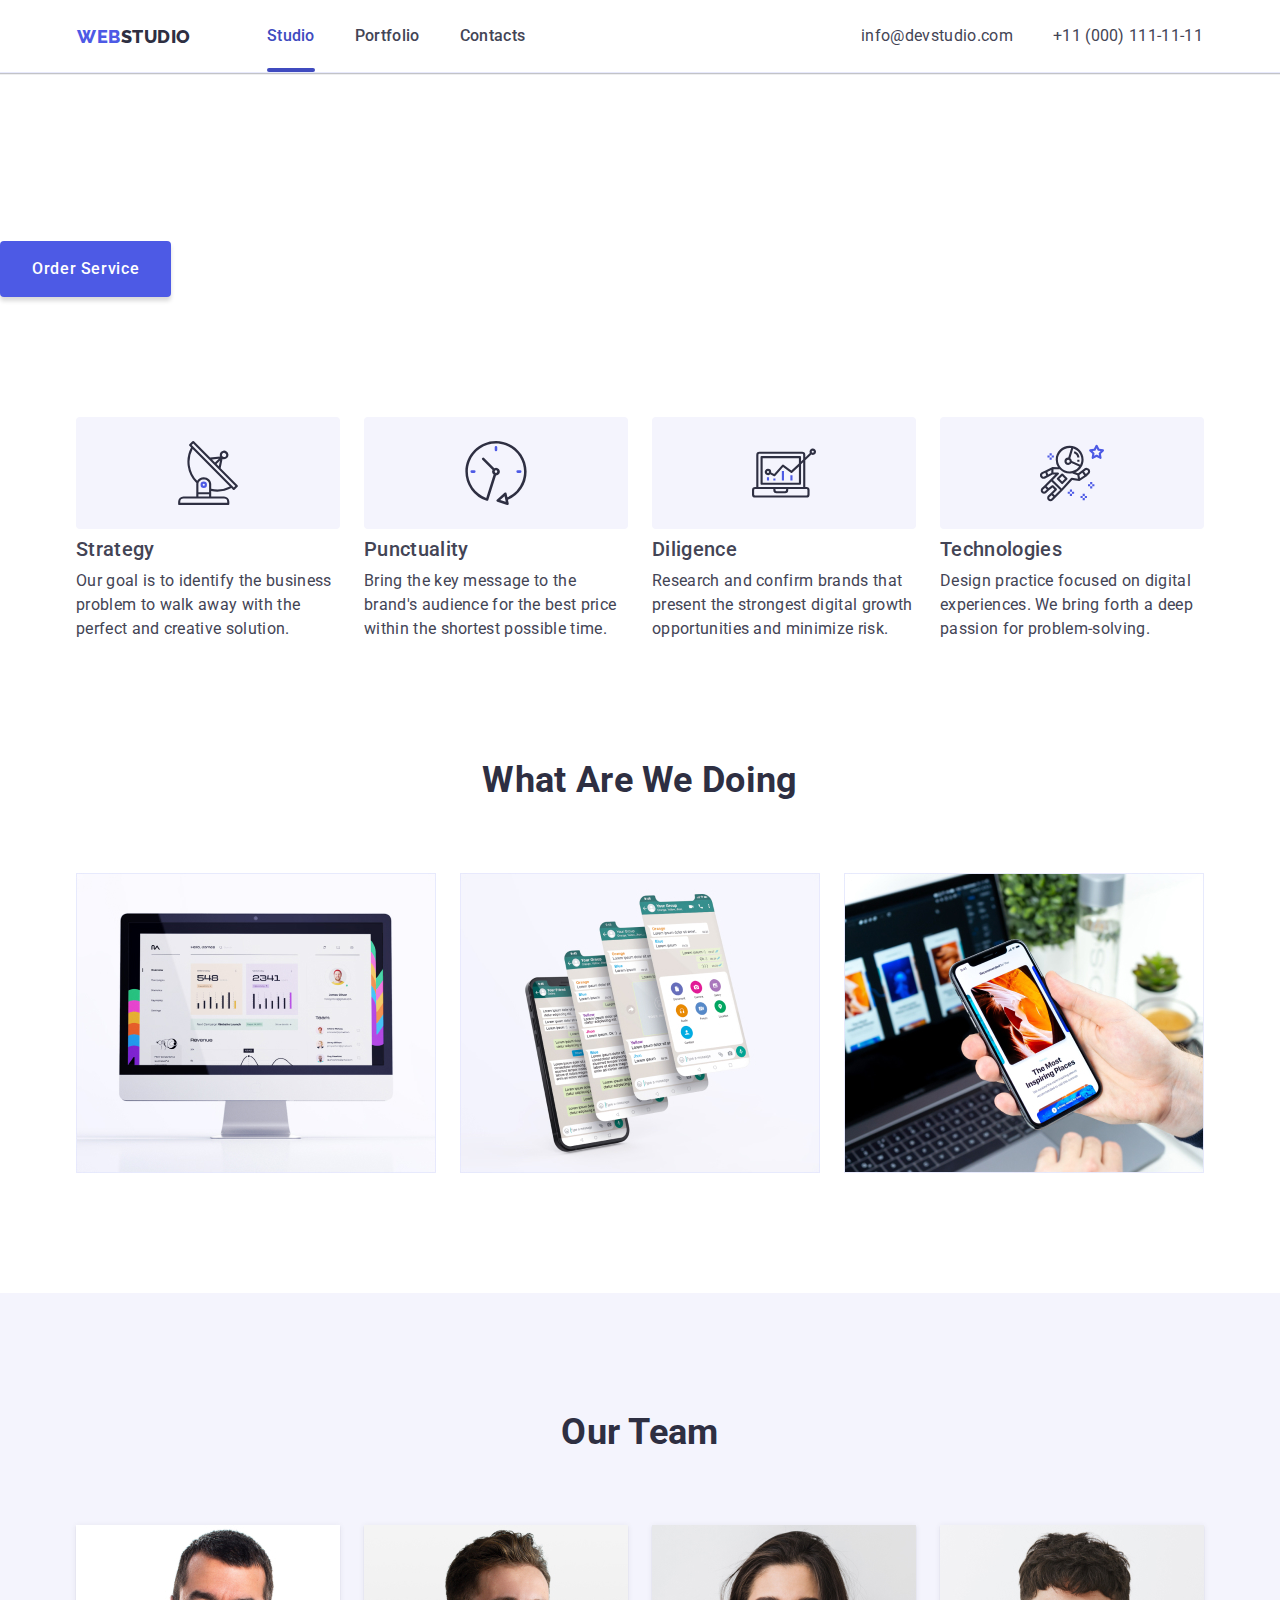
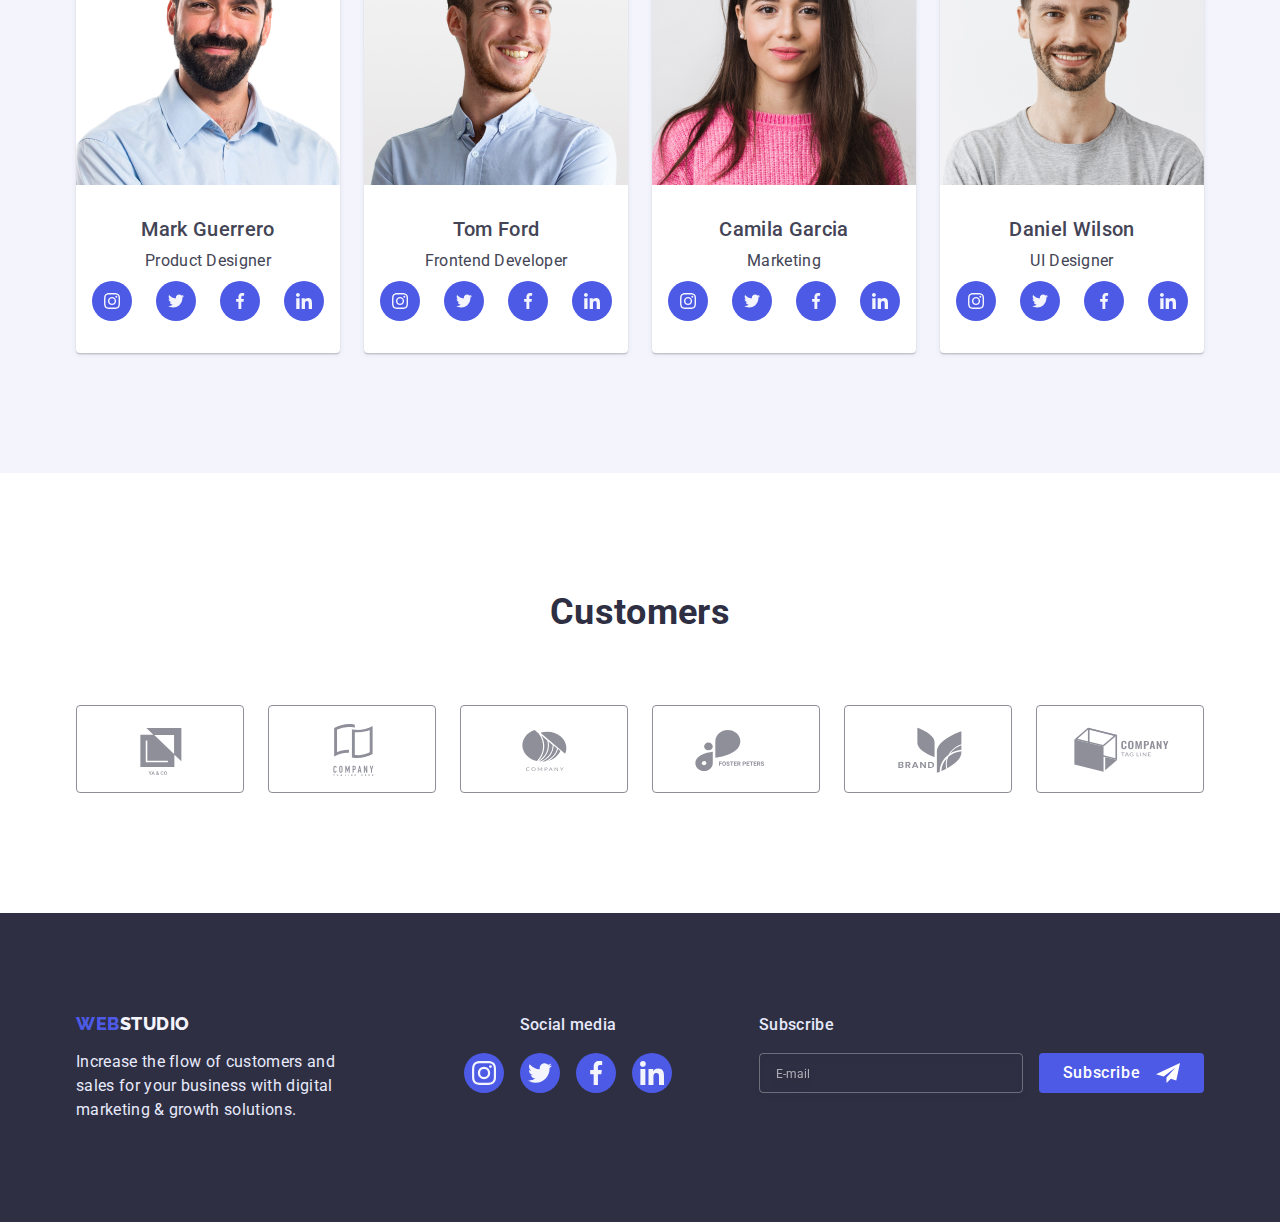
<file: index.html>
<!DOCTYPE html>
<html lang="en">
  <head>
    <meta charset="UTF-8" />
    <meta http-equiv="X-UA-Compatible" content="IE=edge" />
    <meta name="viewport" content="width=device-width, initial-scale=1.0" />
    <link
      rel="stylesheet"
      href="https://cdnjs.cloudflare.com/ajax/libs/modern-normalize/1.1.0/modern-normalize.min.css"
    />
    <link rel="preconnect" href="https://fonts.googleapis.com" />
    <link rel="preconnect" href="https://fonts.gstatic.com" crossorigin />
    <link
      href="https://fonts.googleapis.com/css2?family=Raleway:wght@800&family=Roboto:wght@400;500;700;900&display=swap"
      rel="stylesheet"
    />
    <link rel="stylesheet" href="./css/styles.css" />

    <title>WebStudio</title>
  </head>
  <body>
    <!-- Header -->
    <header class="header">
      <div class="header-container flexible">
        <nav class="navigation">
          <a href="./index.html" class="logo"
            ><span class="accent">Web</span>Studio</a
          >
          <ul class="navigation-list wide">
            <li class="list-item">
              <a href="./index.html" class="navigation-ref current">Studio</a>
            </li>
            <li class="list-item">
              <a href="./portfolio.html" class="navigation-ref">Portfolio</a>
            </li>
            <li class="list-item">
              <a href="" class="navigation-ref">Contacts</a>
            </li>
          </ul>
        </nav>
        <address class="contacts wide">
          <ul class="contacts-list">
            <li class="list-item">
              <a href="mailto:info@devstudio.com" class="navigation-ref"
                >info@devstudio.com</a
              >
            </li>
            <li class="list-item">
              <a href="tel:+110001111111" class="navigation-ref"
                >+11 (000) 111-11-11</a
              >
            </li>
          </ul>
        </address>
        <!--MOBILE MENU-->
        <button class="mobile-menu-button-open" type="button" data-mobile-open>
          <svg class="mobile-menu-icon" width="32" height="22">
            <use
              class="mobile-icon"
              href="./images/icons.svg#icon-mobile-open"
            ></use>
          </svg>
        </button>
        <div class="mobile-menu is-hidden" data-mobile>
          <button
            class="mobile-menu-button-close"
            type="button"
            data-mobile-close
          >
            <svg class="mobile-menu-icon" width="8" height="8">
              <use
                class="mobile-icon"
                href="./images/icons.svg#icon-close-black"
              ></use>
            </svg>
          </button>
          <nav class="navigation-menu">
            <ul class="navigation-list">
              <li class="navigation-item">
                <a href="./index.html" class="navigation-ref-menu">Studio</a>
              </li>
              <li class="navigation-item">
                <a href="./portfolio.html" class="navigation-ref-menu"
                  >Portfolio</a
                >
              </li>
              <li class="navigation-item">
                <a href="" class="navigation-ref-menu current">Contacts</a>
              </li>
            </ul>
          </nav>
          <div class="mobile-menu-contacts">
            <address class="contacts-menu">
              <ul class="contacts-list">
                <li class="phone">
                  <a href="tel:+110001111111" class="navigation-ref-menu"
                    >+11 (000) 111-11-11</a
                  >
                </li>
                <li class="mail">
                  <a
                    href="mailto:info@devstudio.com"
                    class="navigation-ref-menu"
                    >info@devstudio.com</a
                  >
                </li>
              </ul>
            </address>
            <ul class="social-list">
              <li class="social-item">
                <a href="" class="icon-container">
                  <svg class="social-icon">
                    <use href="./images/icons.svg#icon-instagram"></use>
                  </svg>
                </a>
              </li>
              <li class="social-item">
                <a href="" class="icon-container">
                  <svg class="social-icon">
                    <use href="./images/icons.svg#icon-twitter"></use>
                  </svg>
                </a>
              </li>
              <li class="social-item">
                <a href="" class="icon-container">
                  <svg class="social-icon">
                    <use href="./images/icons.svg#icon-facebook"></use>
                  </svg>
                </a>
              </li>
              <li class="social-item">
                <a href="" class="icon-container">
                  <svg class="social-icon" width="24" height="24">
                    <use href="./images/icons.svg#icon-linkedin"></use>
                  </svg>
                </a>
              </li>
            </ul>
          </div>
        </div>
      </div>
    </header>

    <main>
      <!-- Hero Section -->
      <section class="hero">
        <h1 class="hero-title">Effective Solutions for Your Business</h1>
        <button type="button" class="button button-hero" data-modal-open>
          Order Service
        </button>
      </section>
      <!--Advantages-->
      <section class="section advantages">
        <div class="container">
          <h2 class="visually-hidden">Advantages</h2>
          <ul class="advantages-list">
            <li class="advantages-list-item">
              <div class="advantages-icon-container">
                <svg class="advantages-icon" width="64px" height="64px">
                  <use href="./images/icons.svg#icon-antenna"></use>
                </svg>
              </div>
              <h3 class="secondary-title">Strategy</h3>
              <p>
                Our goal is to identify the business problem to walk away with
                the perfect and creative solution.
              </p>
            </li>
            <li class="advantages-list-item">
              <div class="advantages-icon-container">
                <svg class="advantages-icon" width="64px" height="64px">
                  <use href="./images/icons.svg#icon-clock"></use>
                </svg>
              </div>
              <h3 class="secondary-title">Punctuality</h3>
              <p>
                Bring the key message to the brand's audience for the best price
                within the shortest possible time.
              </p>
            </li>
            <li class="advantages-list-item">
              <div class="advantages-icon-container">
                <svg class="advantages-icon" width="64px" height="64px">
                  <use href="./images/icons.svg#icon-diagram"></use>
                </svg>
              </div>
              <h3 class="secondary-title">Diligence</h3>
              <p>
                Research and confirm brands that present the strongest digital
                growth opportunities and minimize risk.
              </p>
            </li>
            <li class="advantages-list-item">
              <div class="advantages-icon-container">
                <svg class="advantages-icon" width="64px" height="64px">
                  <use href="./images/icons.svg#icon-astronaut"></use>
                </svg>
              </div>
              <h3 class="secondary-title">Technologies</h3>
              <p>
                Design practice focused on digital experiences. We bring forth a
                deep passion for problem-solving.
              </p>
            </li>
          </ul>
        </div>
      </section>
      <!--Products-->
      <section class="section products">
        <h2 class="main-title">What are we doing</h2>
        <div class="container">
          <ul class="products-list list">
            <li>
              <img
                srcset="./images/home/img1.jpg 1x, ./images/home/img1@2x.jpg 2x"
                src="./images/home/img1.jpg"
                alt="Monitor display"
                width="360"
              />
            </li>
            <li>
              <img
                srcset="./images/home/img2.jpg 1x, ./images/home/img2@2x.jpg 2x"
                src="./images/home/img2.jpg"
                alt="Several layers of smartphone screens with an open messenger"
                width="360"
              />
            </li>
            <li>
              <img
                srcset="./images/home/img3.jpg 1x, ./images/home/img3@2x.jpg 2x"
                src="./images/home/img3.jpg"
                alt="A hand holds a smartphone"
                width="360"
              />
            </li>
          </ul>
        </div>
      </section>
      <!--Team-->
      <section class="section team">
        <h2 class="main-title">Our Team</h2>
        <div class="container">
          <ul class="team-list list">
            <li class="team-list-card">
              <img
                srcset="./images/home/mark.jpg 1x, ./images/home/mark@2x.jpg 2x"
                src="./images/home/mark.jpg"
                alt="Mark Guerrero photo"
                width="264"
                height="260"
              />
              <div class="team-list-card-descr">
                <h3 class="secondary-title">Mark Guerrero</h3>
                <p>Product Designer</p>
                <ul class="list team-social-list">
                  <li class="team-social-item">
                    <a href="" class="team-icon-container">
                      <svg class="social-icon-team">
                        <use href="./images/icons.svg#icon-instagram"></use>
                      </svg>
                    </a>
                  </li>
                  <li class="team-social-item">
                    <a href="" class="team-icon-container">
                      <svg class="social-icon-team">
                        <use href="./images/icons.svg#icon-twitter"></use>
                      </svg>
                    </a>
                  </li>
                  <li class="team-social-item">
                    <a href="" class="team-icon-container">
                      <svg class="social-icon-team">
                        <use href="./images/icons.svg#icon-facebook"></use>
                      </svg>
                    </a>
                  </li>
                  <li class="team-social-item">
                    <a href="" class="team-icon-container">
                      <svg class="social-icon-team">
                        <use href="./images/icons.svg#icon-linkedin"></use>
                      </svg>
                    </a>
                  </li>
                </ul>
              </div>
            </li>
            <li class="team-list-card">
              <img
                srcset="./images/home/tom.jpg 1x, ./images/home/tom@2x.jpg 2x"
                src="./images/home/tom.jpg"
                alt="Tom Ford photo"
                width="264"
                height="260"
              />
              <div class="team-list-card-descr">
                <h3 class="secondary-title">Tom Ford</h3>
                <p>Frontend Developer</p>
                <ul class="list team-social-list">
                  <li class="team-social-item">
                    <a href="" class="team-icon-container">
                      <svg class="social-icon-team">
                        <use href="./images/icons.svg#icon-instagram"></use>
                      </svg>
                    </a>
                  </li>
                  <li class="team-social-item">
                    <a href="" class="team-icon-container">
                      <svg class="social-icon-team">
                        <use href="./images/icons.svg#icon-twitter"></use>
                      </svg>
                    </a>
                  </li>
                  <li class="team-social-item">
                    <a href="" class="team-icon-container">
                      <svg class="social-icon-team">
                        <use href="./images/icons.svg#icon-facebook"></use>
                      </svg>
                    </a>
                  </li>
                  <li class="team-social-item">
                    <a href="" class="team-icon-container">
                      <svg class="social-icon-team">
                        <use href="./images/icons.svg#icon-linkedin"></use>
                      </svg>
                    </a>
                  </li>
                </ul>
              </div>
            </li>
            <li class="team-list-card">
              <img
                srcset="
                  ./images/home/camila.jpg    1x,
                  ./images/home/camila@2x.jpg 2x
                "
                src="./images/home/camila.jpg"
                alt="Camila Garcia photo"
                width="264"
                height="260"
              />
              <div class="team-list-card-descr">
                <h3 class="secondary-title">Camila Garcia</h3>
                <p>Marketing</p>
                <ul class="list team-social-list">
                  <li class="team-social-item">
                    <a href="" class="team-icon-container">
                      <svg class="social-icon-team">
                        <use href="./images/icons.svg#icon-instagram"></use>
                      </svg>
                    </a>
                  </li>
                  <li class="team-social-item">
                    <a href="" class="team-icon-container">
                      <svg class="social-icon-team">
                        <use href="./images/icons.svg#icon-twitter"></use>
                      </svg>
                    </a>
                  </li>
                  <li class="team-social-item">
                    <a href="" class="team-icon-container">
                      <svg class="social-icon-team">
                        <use href="./images/icons.svg#icon-facebook"></use>
                      </svg>
                    </a>
                  </li>
                  <li class="team-social-item">
                    <a href="" class="team-icon-container">
                      <svg class="social-icon-team">
                        <use href="./images/icons.svg#icon-linkedin"></use>
                      </svg>
                    </a>
                  </li>
                </ul>
              </div>
            </li>
            <li class="team-list-card">
              <img
                srcset="
                  ./images/home/daniel.jpg    1x,
                  ./images/home/daniel@2x.jpg 2x
                "
                src="./images/home/daniel.jpg"
                alt="Daniel Wilson photo"
                width="264"
                height="260"
              />
              <div class="team-list-card-descr">
                <h3 class="secondary-title">Daniel Wilson</h3>
                <p>UI Designer</p>
                <ul class="list team-social-list">
                  <li class="team-social-item">
                    <a href="" class="team-icon-container">
                      <svg class="social-icon-team">
                        <use href="./images/icons.svg#icon-instagram"></use>
                      </svg>
                    </a>
                  </li>
                  <li class="team-social-item">
                    <a href="" class="team-icon-container">
                      <svg class="social-icon-team">
                        <use href="./images/icons.svg#icon-twitter"></use>
                      </svg>
                    </a>
                  </li>
                  <li class="team-social-item">
                    <a href="" class="team-icon-container">
                      <svg class="social-icon-team">
                        <use href="./images/icons.svg#icon-facebook"></use>
                      </svg>
                    </a>
                  </li>
                  <li class="team-social-item">
                    <a href="" class="team-icon-container">
                      <svg class="social-icon-team">
                        <use href="./images/icons.svg#icon-linkedin"></use>
                      </svg>
                    </a>
                  </li>
                </ul>
              </div>
            </li>
          </ul>
        </div>
      </section>
      <!-- Customers -->
      <section class="section customers">
        <div class="container">
          <h2 class="main-title">Customers</h2>
          <ul class="customers-list">
            <li class="customers-list-item">
              <a href="" class="customers-icon-container">
                <svg class="customers-icon">
                  <use href="./images/icons.svg#icon-logo1"></use>
                </svg>
              </a>
            </li>
            <li class="customers-list-item">
              <a href="" class="customers-icon-container">
                <svg class="customers-icon">
                  <use href="./images/icons.svg#icon-logo2"></use>
                </svg>
              </a>
            </li>
            <li class="customers-list-item">
              <a href="" class="customers-icon-container">
                <svg class="customers-icon">
                  <use href="./images/icons.svg#icon-logo3"></use>
                </svg>
              </a>
            </li>
            <li class="customers-list-item">
              <a href="" class="customers-icon-container">
                <svg class="customers-icon">
                  <use href="./images/icons.svg#icon-logo4"></use>
                </svg>
              </a>
            </li>
            <li class="customers-list-item">
              <a href="" class="customers-icon-container">
                <svg class="customers-icon">
                  <use href="./images/icons.svg#icon-logo5"></use>
                </svg>
              </a>
            </li>
            <li class="customers-list-item">
              <a href="" class="customers-icon-container">
                <svg class="customers-icon">
                  <use href="./images/icons.svg#icon-logo6"></use>
                </svg>
              </a>
            </li>
          </ul>
        </div>
      </section>
    </main>
    <footer class="bottom">
      <div class="container flexible">
        <div class="bottom-descr">
          <a href="./index.html" class="logo"
            ><span class="accent">Web</span>Studio</a
          >
          <p>
            Increase the flow of customers and sales for your business with
            digital marketing & growth solutions.
          </p>
        </div>
        <div class="bottom-social">
          <p>Social media</p>
          <ul class="bottom-social-list">
            <li class="bottom-social-list-item">
              <a href="" class="bottom-icon-container">
                <svg class="social-icon">
                  <use href="images/icons.svg#icon-instagram"></use>
                </svg>
              </a>
            </li>
            <li class="bottom-social-list-item">
              <a href="" class="bottom-icon-container">
                <svg class="social-icon">
                  <use href="images/icons.svg#icon-twitter"></use>
                </svg>
              </a>
            </li>
            <li class="bottom-social-list-item">
              <a href="" class="bottom-icon-container">
                <svg class="social-icon">
                  <use href="images/icons.svg#icon-facebook"></use>
                </svg>
              </a>
            </li>
            <li class="bottom-social-list-item">
              <a href="" class="bottom-icon-container">
                <svg class="social-icon">
                  <use href="images/icons.svg#icon-linkedin"></use>
                </svg>
              </a>
            </li>
          </ul>
        </div>
        <form class="footer-form">
          <label
            for="footer-form-input"
            class="footer-form-call visually-hidden"
          ></label>
          <p class="footer-form-call">Subscribe</p>
          <div class="footer-form-wrapper">
            <input
              class="footer-form-input"
              id="footer-form-input"
              name="user_email"
              type="email"
              placeholder="E-mail"
              required
            />
            <button class="button footer-form-button" type="submit">
              Subscribe
              <svg class="footer-button-icon">
                <use href="./images/icons.svg#icon-telegram"></use>
              </svg>
            </button>
          </div>
        </form>
      </div>
    </footer>
    <!--Modal-->
    <div class="backdrop is-hidden" data-modal>
      <div class="modal">
        <button class="button close-button" data-modal-close>
          <svg class="close-icon" width="8px" height="8px">
            <use href="./images/icons.svg#icon-close-black"></use>
          </svg>
        </button>
        <p class="form-header">Leave your contacts and we will call you back</p>
        <form class="form-modal">
          <label class="form-label" for="user_name">
            <span class="form-input-hint">Name</span>
          </label>
          <div class="form-icon-wrapper">
            <input
              type="text"
              class="form-input"
              name="user_name"
              id="user_name"
              title="Please type your name"
              required
            />
            <svg class="form-input-icon">
              <use href="images/icons.svg#icon-person-black"></use>
            </svg>
          </div>
          <label class="form-label" for="user_phone">
            <span class="form-input-hint">Phone</span>
          </label>
          <div class="form-icon-wrapper">
            <input
              type="tel"
              class="form-input"
              name="user_phone"
              id="user_phone"
              title="Please type your phone"
              required
            />
            <svg class="form-input-icon">
              <use href="images/icons.svg#icon-phone-black"></use>
            </svg>
          </div>
          <label class="form-label" for="user_email">
            <span class="form-input-hint">Email</span>
          </label>
          <div class="form-icon-wrapper">
            <input
              type="email"
              class="form-input"
              name="user_email"
              id="user_email"
              title="Please type your email"
              required
            />
            <svg class="form-input-icon">
              <use href="images/icons.svg#icon-email-black"></use>
            </svg>
          </div>
          <label class="form-label-comment">
            <span class="form-input-hint">Comment</span>
            <textarea
              name="user_comment"
              class="form-comment"
              placeholder="Text input"
            ></textarea>
          </label>
          <div class="policy-wrapper">
            <input
              class="form-agreement-checkbox visually-hidden"
              type="checkbox"
              id="form-agreement"
              name="user_agreement"
              value="true"
              required
            />
            <label class="form-agreement-label" for="form-agreement">
              <span class="form-custom-checkbox">
                <svg class="form-custom-icon">
                  <use href="images/icons.svg#icon-vector"></use>
                </svg>
              </span>
              <span
                >I accept the terms and conditions of the
                <a href="#">Privacy Policy</a></span
              >
            </label>
          </div>
          <input class="button-submit" type="submit" value="Send" />
        </form>
      </div>
    </div>
    <script src="./js/modal.js"></script>
    <script src="./js/mobile-menu.js"></script>
  </body>
</html>
</file>
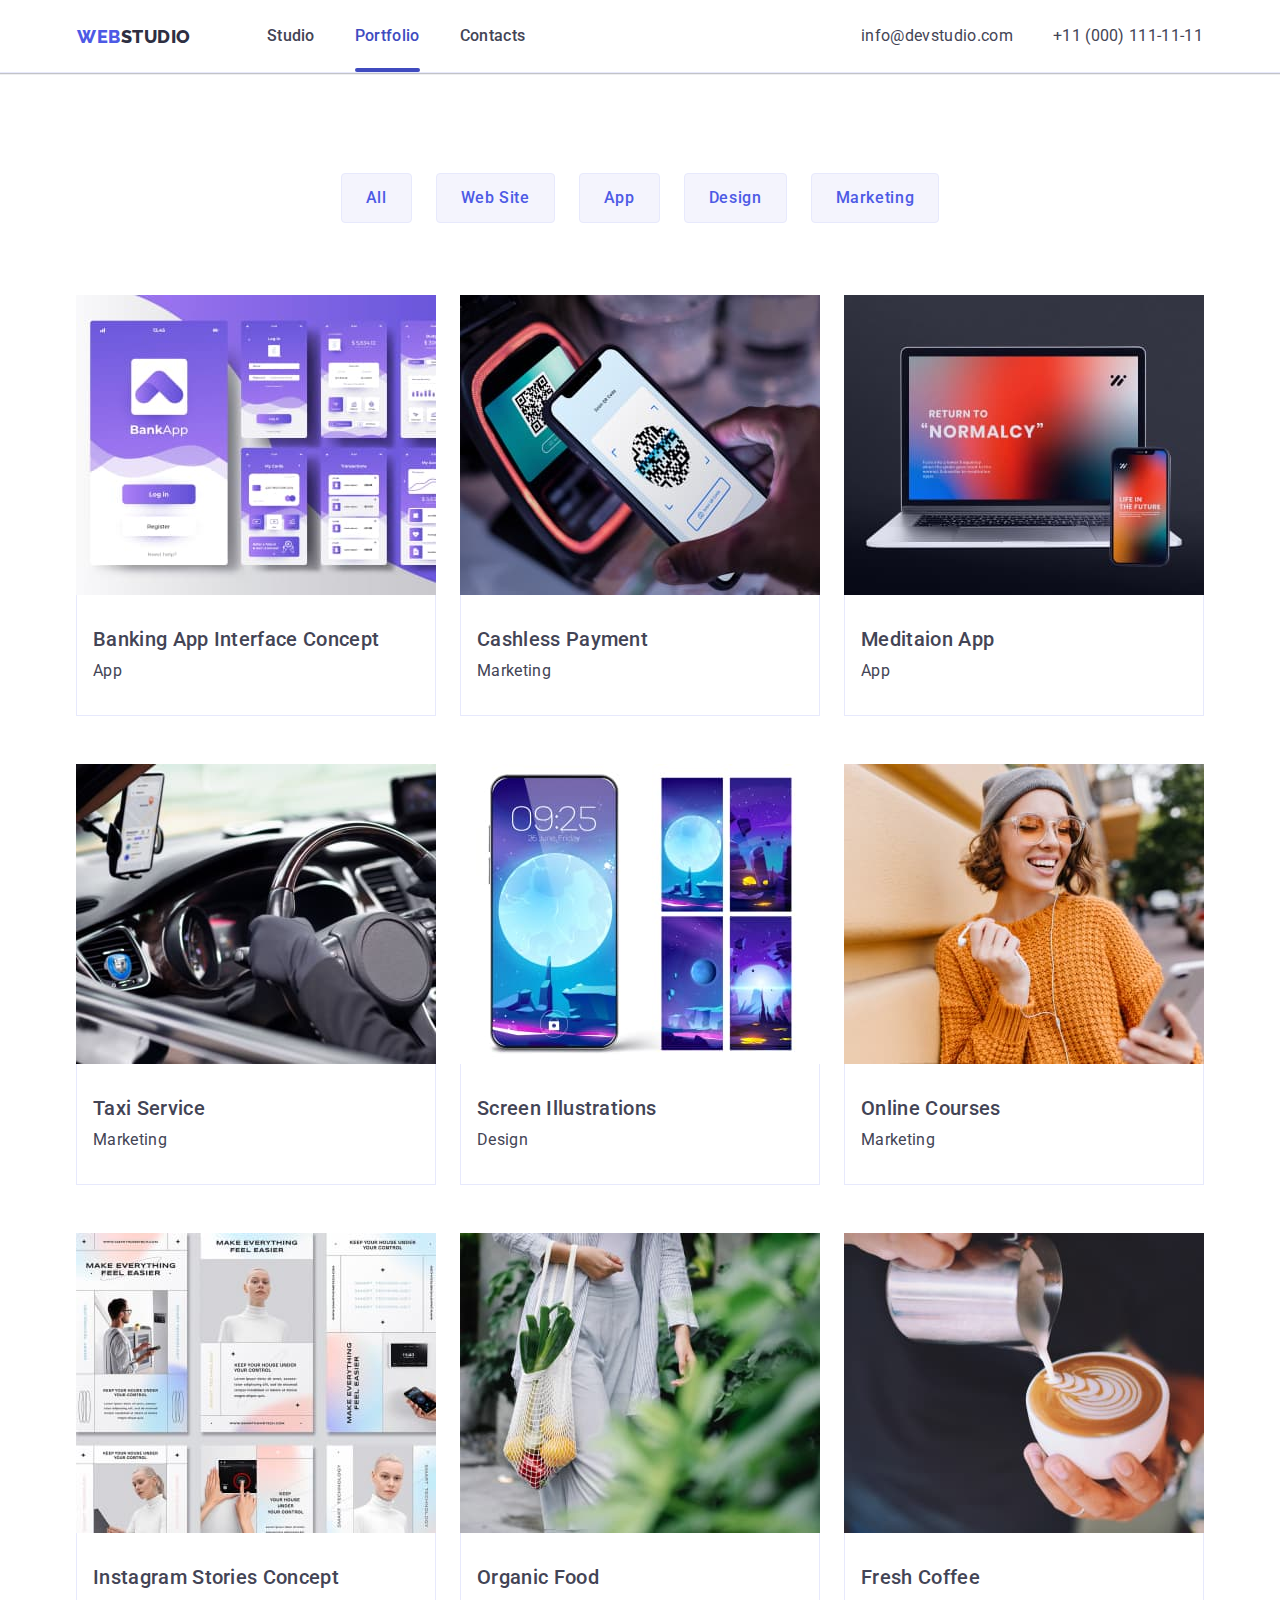
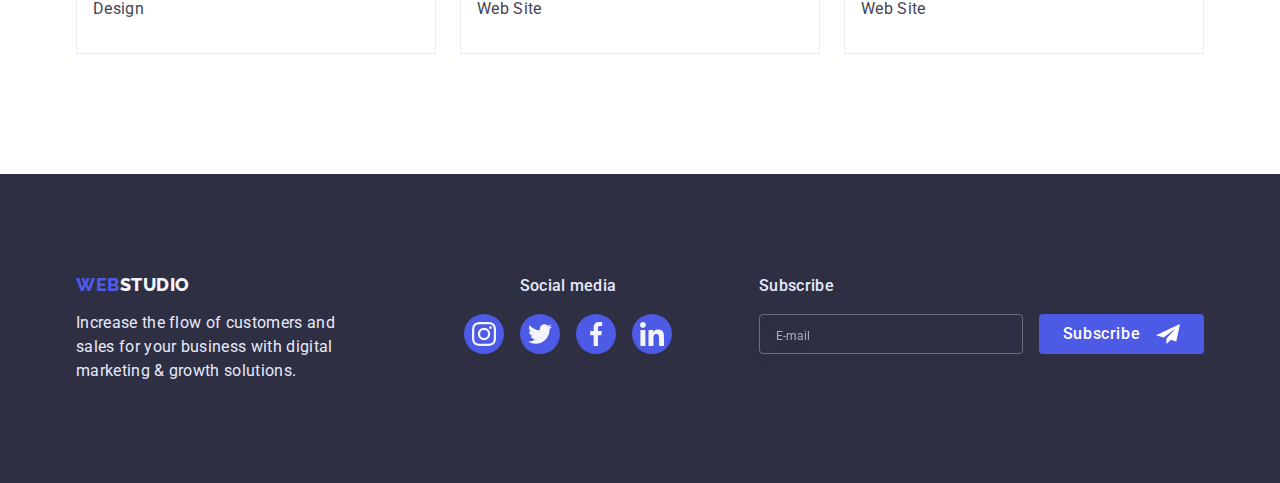
<file: portfolio.html>
<!DOCTYPE html>
<html lang="en">
  <head>
    <meta charset="UTF-8" />
    <meta http-equiv="X-UA-Compatible" content="IE=edge" />
    <meta name="viewport" content="width=device-width, initial-scale=1.0" />
    <link
      rel="stylesheet"
      href="https://cdnjs.cloudflare.com/ajax/libs/modern-normalize/1.1.0/modern-normalize.min.css"
    />
    <link rel="stylesheet" href="./css/styles.css" />
    <link rel="preconnect" href="https://fonts.googleapis.com" />
    <link rel="preconnect" href="https://fonts.gstatic.com" crossorigin />
    <link
      href="https://fonts.googleapis.com/css2?family=Raleway:wght@800&family=Roboto:wght@400;500;700;900&display=swap"
      rel="stylesheet"
    />
    <link rel="stylesheet" href="./css/styles.css" />
    <title>WebStudio</title>
  </head>
  <body>
    <!-- Header -->
    <header class="header">
      <div class="header-container flexible">
        <nav class="navigation">
          <a href="./index.html" class="logo"
            ><span class="accent">Web</span>Studio</a
          >
          <ul class="navigation-list wide">
            <li class="list-item">
              <a href="./index.html" class="navigation-ref">Studio</a>
            </li>
            <li class="list-item">
              <a href="./portfolio.html" class="navigation-ref current"
                >Portfolio</a
              >
            </li>
            <li class="list-item">
              <a href="" class="navigation-ref">Contacts</a>
            </li>
          </ul>
        </nav>
        <address class="contacts wide">
          <ul class="contacts-list">
            <li class="list-item">
              <a href="mailto:info@devstudio.com" class="navigation-ref"
                >info@devstudio.com</a
              >
            </li>
            <li class="list-item">
              <a href="tel:+110001111111" class="navigation-ref"
                >+11 (000) 111-11-11</a
              >
            </li>
          </ul>
        </address>
        <!--MOBILE MENU-->
        <button class="mobile-menu-button-open" type="button" data-mobile-open>
          <svg class="mobile-menu-icon" width="32" height="22">
            <use
              class="mobile-icon"
              href="./images/icons.svg#icon-mobile-open"
            ></use>
          </svg>
        </button>
        <div class="mobile-menu is-hidden" data-mobile>
          <button
            class="mobile-menu-button-close"
            type="button"
            data-mobile-close
          >
            <svg class="mobile-menu-icon" width="8" height="8">
              <use
                class="mobile-icon"
                href="./images/icons.svg#icon-close-black"
              ></use>
            </svg>
          </button>
          <nav class="navigation-menu">
            <ul class="navigation-list">
              <li class="navigation-item">
                <a href="./index.html" class="navigation-ref-menu">Studio</a>
              </li>
              <li class="navigation-item">
                <a href="./portfolio.html" class="navigation-ref-menu current"
                  >Portfolio</a
                >
              </li>
              <li class="navigation-item">
                <a href="" class="navigation-ref-menu">Contacts</a>
              </li>
            </ul>
          </nav>
          <div class="mobile-menu-contacts">
            <address class="contacts-menu">
              <ul class="contacts-list">
                <li class="phone">
                  <a href="tel:+110001111111" class="navigation-ref-menu"
                    >+11 (000) 111-11-11</a
                  >
                </li>
                <li class="mail">
                  <a
                    href="mailto:info@devstudio.com"
                    class="navigation-ref-menu"
                    >info@devstudio.com</a
                  >
                </li>
              </ul>
            </address>
            <ul class="social-list">
              <li class="social-item">
                <a href="" class="icon-container">
                  <svg class="social-icon">
                    <use href="./images/icons.svg#icon-instagram"></use>
                  </svg>
                </a>
              </li>
              <li class="social-item">
                <a href="" class="icon-container">
                  <svg class="social-icon">
                    <use href="./images/icons.svg#icon-twitter"></use>
                  </svg>
                </a>
              </li>
              <li class="social-item">
                <a href="" class="icon-container">
                  <svg class="social-icon">
                    <use href="./images/icons.svg#icon-facebook"></use>
                  </svg>
                </a>
              </li>
              <li class="social-item">
                <a href="" class="icon-container">
                  <svg class="social-icon" width="24" height="24">
                    <use href="./images/icons.svg#icon-linkedin"></use>
                  </svg>
                </a>
              </li>
            </ul>
          </div>
        </div>
      </div>
    </header>

    <main>
      <!--Gallery-->
      <section class="section gallery">
        <div class="container">
          <h1 class="visually-hidden">Portfolio</h1>
          <!--Buttons -->
          <ul class="portfolio-btns">
            <li><button type="button" class="button">All</button></li>
            <li>
              <button type="button" class="button">Web Site</button>
            </li>
            <li>
              <button type="button" class="button">App</button>
            </li>
            <li><button type="button" class="button">Design</button></li>
            <li>
              <button type="button" class="button">Marketing</button>
            </li>
          </ul>
          <!--Portfolio-->
          <ul class="portfolio">
            <li class="portfolio-item">
              <a href="" class="portfolio-card">
                <div class="product-thumb">
                  <img
                    srcset="
                      ./images/portfolio/banking-mobile.jpg 396w,
                      ./images/portfolio/banking.jpg        300w
                    "
                    sizes="(min-width: 1158px) 300px, (max-width: 768px) 396px, 100vw"
                    src="./images/portfolio/banking.jpg"
                    alt="bancking application interfface"
                  />
                  <div class="product-overlay">
                    <p>
                      14 Stylish and User-Friendly App Design Concepts · Task
                      Manager App · Calorie Tracker App · Exotic Fruit Ecommerce
                      App · Cloud Storage App
                    </p>
                  </div>
                </div>
                <div class="portfolio-card-descr">
                  <h2 class="secondary-title">Banking App Interface Concept</h2>
                  <p>App</p>
                </div>
              </a>
            </li>
            <li class="portfolio-item">
              <a href="" class="portfolio-card">
                <div class="product-thumb">
                  <img
                    srcset="
                      ./images/portfolio/cashless-mobile.jpg 396w,
                      ./images/portfolio/cashless.jpg        300w
                    "
                    sizes="(min-width: 1158px) 300px, (max-width: 768px) 396px, 100vw"
                    src="./images/portfolio/cashless.jpg"
                    alt="smartphone scans qr code"
                  />
                  <div class="product-overlay">
                    <p>
                      14 Stylish and User-Friendly App Design Concepts · Task
                      Manager App · Calorie Tracker App · Exotic Fruit Ecommerce
                      App · Cloud Storage App
                    </p>
                  </div>
                </div>
                <div class="portfolio-card-descr">
                  <h2 class="secondary-title">Cashless Payment</h2>
                  <p>Marketing</p>
                </div>
              </a>
            </li>
            <li class="portfolio-item">
              <a href="" class="portfolio-card">
                <div class="product-thumb">
                  <img
                    srcset="
                      ./images/portfolio/meditation-mobile.jpg 396w,
                      ./images/portfolio/meditation.jpg        300w
                    "
                    sizes="(min-width: 1158px) 300px, (max-width: 768px) 396px, 100vw"
                    src="./images/portfolio/meditation.jpg"
                    alt="meditation application interface on screen"
                  />
                  <div class="product-overlay">
                    <p>
                      14 Stylish and User-Friendly App Design Concepts · Task
                      Manager App · Calorie Tracker App · Exotic Fruit Ecommerce
                      App · Cloud Storage App
                    </p>
                  </div>
                </div>
                <div class="portfolio-card-descr">
                  <h2 class="secondary-title">Meditaion App</h2>
                  <p>App</p>
                </div>
              </a>
            </li>
            <li class="portfolio-item">
              <a href="" class="portfolio-card">
                <div class="product-thumb">
                  <img
                    srcset="
                      ./images/portfolio/taxi-mobile.jpg 396w,
                      ./images/portfolio/taxi.jpg        300w
                    "
                    sizes="(min-width: 1158px) 300px, (max-width: 768px) 396px, 100vw"
                    src="./images/portfolio/taxi.jpg"
                    alt="hand on the driver's wheel"
                  />
                  <div class="product-overlay">
                    <p>
                      14 Stylish and User-Friendly App Design Concepts · Task
                      Manager App · Calorie Tracker App · Exotic Fruit Ecommerce
                      App · Cloud Storage App
                    </p>
                  </div>
                </div>
                <div class="portfolio-card-descr">
                  <h2 class="secondary-title">Taxi Service</h2>
                  <p>Marketing</p>
                </div>
              </a>
            </li>
            <li class="portfolio-item">
              <a href="" class="portfolio-card">
                <div class="product-thumb">
                  <img
                    srcset="
                      ./images/portfolio/screen-mobile.jpg 396w,
                      ./images/portfolio/screen.jpg        300w
                    "
                    sizes="(min-width: 1158px) 300px, (max-width: 768px) 396px, 100vw"
                    src="./images/portfolio/screen.jpg"
                    alt="smartphone wallpaper"
                  />
                  <div class="product-overlay">
                    <p>
                      14 Stylish and User-Friendly App Design Concepts · Task
                      Manager App · Calorie Tracker App · Exotic Fruit Ecommerce
                      App · Cloud Storage App
                    </p>
                  </div>
                </div>
                <div class="portfolio-card-descr">
                  <h2 class="secondary-title">Screen Illustrations</h2>
                  <p>Design</p>
                </div>
              </a>
            </li>
            <li class="portfolio-item">
              <a href="" class="portfolio-card">
                <div class="product-thumb">
                  <img
                    srcset="
                      ./images/portfolio/courses-mobile.jpg 396w,
                      ./images/portfolio/courses.jpg        300w
                    "
                    sizes="(min-width: 1158px) 300px, (max-width: 768px) 396px, 100vw"
                    src="./images/portfolio/courses.jpg"
                    alt="a woman in a yellow sweater is smiling"
                  />
                  <div class="product-overlay">
                    <p>
                      14 Stylish and User-Friendly App Design Concepts · Task
                      Manager App · Calorie Tracker App · Exotic Fruit Ecommerce
                      App · Cloud Storage App
                    </p>
                  </div>
                </div>
                <div class="portfolio-card-descr">
                  <h2 class="secondary-title">Online Courses</h2>
                  <p>Marketing</p>
                </div>
              </a>
            </li>
            <li class="portfolio-item">
              <a href="" class="portfolio-card">
                <div class="product-thumb">
                  <img
                    srcset="
                      ./images/portfolio/instagram-mobile.jpg 396w,
                      ./images/portfolio/instagram.jpg        300w
                    "
                    sizes="(min-width: 1158px) 300px, (max-width: 768px) 396px, 100vw"
                    src="./images/portfolio/instagram.jpg"
                    alt="instagram stories carousel "
                  />
                  <div class="product-overlay">
                    <p>
                      14 Stylish and User-Friendly App Design Concepts · Task
                      Manager App · Calorie Tracker App · Exotic Fruit Ecommerce
                      App · Cloud Storage App
                    </p>
                  </div>
                </div>
                <div class="portfolio-card-descr">
                  <h2 class="secondary-title">Instagram Stories Concept</h2>
                  <p>Design</p>
                </div>
              </a>
            </li>
            <li class="portfolio-item">
              <a href="" class="portfolio-card">
                <div class="product-thumb">
                  <img
                    srcset="
                      ./images/portfolio/organic-mobile.jpg 396w,
                      ./images/portfolio/organic.jpg        300w
                    "
                    sizes="(min-width: 1158px) 300px, (max-width: 768px) 396px, 100vw"
                    src="./images/portfolio/organic.jpg"
                    alt="mesh bag with fruits and vegetables"
                  />
                  <div class="product-overlay">
                    <p>
                      14 Stylish and User-Friendly App Design Concepts · Task
                      Manager App · Calorie Tracker App · Exotic Fruit Ecommerce
                      App · Cloud Storage App
                    </p>
                  </div>
                </div>
                <div class="portfolio-card-descr">
                  <h2 class="secondary-title">Organic Food</h2>
                  <p>Web Site</p>
                </div>
              </a>
            </li>
            <li class="portfolio-item">
              <a href="" class="portfolio-card">
                <div class="product-thumb">
                  <img
                    srcset="
                      ./images/portfolio/coffee-mobile.jpg 396w,
                      ./images/portfolio/coffee.jpg        300w
                    "
                    sizes="(min-width: 1158px) 300px, (max-width: 768px) 396px, 100vw"
                    src="./images/portfolio/coffee.jpg"
                    alt="barista prepares a cup of coffee"
                  />
                  <div class="product-overlay">
                    <p>
                      14 Stylish and User-Friendly App Design Concepts · Task
                      Manager App · Calorie Tracker App · Exotic Fruit Ecommerce
                      App · Cloud Storage App
                    </p>
                  </div>
                </div>
                <div class="portfolio-card-descr">
                  <h2 class="secondary-title">Fresh Coffee</h2>
                  <p>Web Site</p>
                </div>
              </a>
            </li>
          </ul>
        </div>
      </section>
    </main>
    <footer class="bottom">
      <div class="container flexible">
        <div class="bottom-descr">
          <a href="./index.html" class="logo"
            ><span class="accent">Web</span>Studio</a
          >
          <p>
            Increase the flow of customers and sales for your business with
            digital marketing & growth solutions.
          </p>
        </div>
        <div class="bottom-social">
          <p>Social media</p>
          <ul class="list bottom-social-list">
            <li class="bottom-social-list-item">
              <a href="" class="bottom-icon-container">
                <svg class="social-icon">
                  <use href="images/icons.svg#icon-instagram"></use>
                </svg>
              </a>
            </li>
            <li class="bottom-social-list-item">
              <a href="" class="bottom-icon-container">
                <svg class="social-icon">
                  <use href="images/icons.svg#icon-twitter"></use>
                </svg>
              </a>
            </li>
            <li class="bottom-social-list-item">
              <a href="" class="bottom-icon-container">
                <svg class="social-icon">
                  <use href="images/icons.svg#icon-facebook"></use>
                </svg>
              </a>
            </li>
            <li class="bottom-social-list-item">
              <a href="" class="bottom-icon-container">
                <svg class="social-icon">
                  <use href="images/icons.svg#icon-linkedin"></use>
                </svg>
              </a>
            </li>
          </ul>
        </div>
        <form class="footer-form">
          <label for="footer-form-input" class="footer-form-call"
            >Subscribe</label
          >
          <div class="footer-form-wrapper">
            <input
              class="footer-form-input"
              id="footer-form-input"
              name="user_email"
              type="email"
              placeholder="E-mail"
              required
            />
            <button class="button footer-form-button" type="submit">
              Subscribe
              <svg class="footer-button-icon">
                <use href="./images/icons.svg#icon-telegram"></use>
              </svg>
            </button>
          </div>
        </form>
      </div>
    </footer>
    <script src="./js/mobile-menu.js"></script>
  </body>
</html>
</file>
<file: css/styles.css>
:root {
  --text-main-color: #434455;
  --text-secondary-color: #2e2f42;
  --accent-main-color: #4d5ae5;
  --accent-secondary-color: #404bbf;
  --background-main-color: #ffffff;
  --background-secondary-color: #f4f4fd;
  --footer-text-color: #e7e9fc;
  --card-shadow: 0px 1px 6px rgba(46, 47, 66, 0.08),
    0px 1px 1px rgba(46, 47, 66, 0.16), 0px 2px 1px rgba(46, 47, 66, 0.08);
  --card-border-radius: 0px 0px 4px 4px;
}

body {
  font-family: "Roboto", sans-serif;
  line-height: 1.5;
  letter-spacing: 0.02em;

  background-color: var(--background-main-color);
  color: var(--text-main-color);
}

h1,
h2,
h3,
p {
  margin: 0;
}

ol,
ul {
  margin: 0;
  padding-left: 0;
  list-style: none;
}
a {
  text-decoration: none;
  color: inherit;
  font-style: normal;
}
.container {
  padding-left: 15px;
  padding-right: 15px;
  margin-right: auto;
  margin-left: auto;
}
.visually-hidden {
  position: absolute;
  width: 1px;
  height: 1px;
  margin: -1px;
  border: 0;
  padding: 0;
  white-space: nowrap;
  clip-path: inset(100%);
  clip: rect(0 0 0 0);
  overflow: hidden;
}

.flexible {
  display: flex;
  flex-wrap: wrap;
}
img {
  display: block;
  max-width: 100%;
  height: auto;
}
.button {
  cursor: pointer;
  font-weight: 500;
  font-size: 16px;
  line-height: 1.5;
  letter-spacing: 0.04em;

  background-color: var(--accent-main-color);
  color: var(--background-main-color);

  transition: background-color 250ms cubic-bezier(0.4, 0, 0.2, 1);
}

.button:hover,
.button:focus {
  background-color: var(--accent-secondary-color);
}

.main-title {
  font-size: 36px;
  font-weight: 700;
  line-height: 1.11;
  text-align: center;
  text-transform: capitalize;
  margin-bottom: 72px;

  color: var(--text-secondary-color);
}
.secondary-title {
  font-weight: 700;
  font-size: 36px;
  line-height: 1.11;

  margin-bottom: 8px;
}
.section {
  padding-top: 120px;
  padding-bottom: 120px;
}
/*----------------------------------------LOGO-----------------------------------------*/

.logo {
  display: inline-block;
  font-family: "Raleway";
  font-weight: 800;
  font-size: 18px;
  line-height: 1.33;
  letter-spacing: 0.03em;

  text-decoration: none;
  text-transform: uppercase;
}
.navigation .logo {
  margin-right: 76px;
  color: var(--text-secondary-color);
}
.bottom .logo {
  color: var(--background-secondary-color);
  line-height: 1.17;
}
.accent {
  color: var(--accent-main-color);
}

/*----------------------------------------HEADER-----------------------------------------*/
.current {
  color: var(--accent-secondary-color);
}
header {
  border-bottom: 1px solid var(--footer-text-color);
  box-shadow: 0px 2px 0px rgba(46, 47, 66, 0.08),
    0px 1px 0px rgba(46, 47, 66, 0.16), 0px 1px 0px rgba(46, 47, 66, 0.08);
}
.header-container {
  position: relative;
  margin: 0 auto;
  align-items: center;
  padding: 0 16px;
}

.mobile-menu {
  position: fixed;
  top: 0;
  left: 0;

  width: 100%;
  height: 100%;
  z-index: 1;
  padding: 80px 40px 40px 40px;

  display: flex;
  flex-direction: column;
  justify-content: space-between;
  overflow: auto;
  background-color: #ffffff;
  box-shadow: 0px 2px 1px rgba(46, 47, 66, 0.08),
    0px 1px 1px rgba(46, 47, 66, 0.16), 0px 1px 6px rgba(46, 47, 66, 0.08);

  opacity: 1;
  transform: translateX(0);
  transition: transform 200ms cubic-bezier(0.4, 0, 0.2, 1),
    opacity 250ms cubic-bezier(0.4, 0, 0.2, 1);
}
.mobile-menu.is-hidden {
  opacity: 0;
  transform: translateX(20%);
  pointer-events: none;
}
.mobile-menu-button-open {
  display: inline-block;
  width: 32px;
  height: 22px;
  margin-left: auto;
  cursor: pointer;
  background-color: transparent;
  border: none;
}
.mobile-menu-button-close {
  position: absolute;
  top: 24px;
  right: 24px;
  cursor: pointer;

  display: flex;
  justify-content: center;
  align-items: center;
  width: 24px;
  height: 24px;
  color: var(--text-secondary-color);

  background-color: var(--footer-text-color);
  border: 1px solid rgba(46, 47, 66, 0.1);
  border-radius: 50%;

  transition: color 250ms cubic-bezier(0.4, 0, 0.2, 1),
    background-color 250ms cubic-bezier(0.4, 0, 0.2, 1),
    border 250ms cubic-bezier(0.4, 0, 0.2, 1);
}
.mobile-menu-button-close:hover,
.mobile-menu-button-close:focus {
  color: #ffffff;
  background-color: var(--accent-secondary-color);
  border: 1px solid var(--accent-secondary-color);
}
.mobile-icon {
  fill: currentColor;
}
.navigation .logo {
  padding: 24px 0 22px;
}
.navigation-ref {
  display: block;
  text-decoration: none;
  padding: 24px 0;
  transition: color 250ms cubic-bezier(0.4, 0, 0.2, 1);
}

.navigation-menu {
  display: flex;
}
.navigation-item {
  font-weight: 700;
  font-size: 36px;
  line-height: 1.11;

  color: var(--text-secondary-color);
}
.navigation-ref-menu {
  display: block;
  text-decoration: none;
  transition: color 250ms cubic-bezier(0.4, 0, 0.2, 1);
}
.navigation-item:not(:last-child) {
  margin-bottom: 40px;
}
.contacts-menu {
  margin-bottom: 48px;
}

.mail {
  font-weight: 500;
  font-size: 20px;
  line-height: 1.2;
}
.phone {
  font-size: 36px;
  line-height: 1.11;
  font-weight: 700;

  margin-bottom: 40px;
  color: var(--accent-secondary-color);
}
.navigation-ref:focus,
.navigation-ref:hover,
.navigation-ref-menu:focus,
.navigation-ref-menu:hover {
  color: var(--accent-secondary-color);
}

.social-list {
  display: flex;
  justify-content: space-between;
}
.social-item {
  width: 40px;
  height: 40px;
}
.icon-container {
  display: flex;
  justify-content: center;
  align-items: center;

  width: 100%;
  height: 100%;
  background-color: var(--accent-main-color);
  border-radius: 50%;

  transition: background-color 250ms cubic-bezier(0.4, 0, 0.2, 1);
}
.icon-container:hover,
.icon-container:focus {
  background-color: var(--accent-secondary-color);
}

.social-icon {
  width: 24px;
  height: 24px;
}
@media screen and (min-width: 428px) {
  .header-container {
    width: 428px;
  }
}
@media screen and (max-width: 767px) {
  .wide {
    display: none;
  }
}
@media screen and (min-width: 768px) {
  .header-container {
    width: 768px;
  }
  .current::after {
    content: "";
    position: absolute;
    left: 0;
    bottom: 0;

    width: 100%;
    height: 4px;

    background-color: var(--accent-secondary-color);
    border-radius: 4px;
  }
  .navigation .list-item:not(:last-child) {
    margin-right: 40px;
  }
  .contacts {
    margin-left: auto;
  }
  .contacts-list {
    display: flex;
    flex-direction: column;
  }
  .contacts a {
    display: inline;
    padding: 0;
    font-weight: 400;
    font-size: 12px;
    line-height: 1.17;
  }
  .mobile-menu-button-open {
    display: none;
  }
  .navigation {
    display: flex;
    align-items: center;
  }
  .list-item {
    position: relative;
  }
  .navigation-list,
  .contacts-list {
    display: flex;
  }
  .navigation-ref {
    font-weight: 500;
    font-size: 16px;
    line-height: 1.5;
  }
}
@media screen and (min-width: 1158px) {
  .header-container {
    width: 1158px;
  }
  .contacts-list {
    flex-direction: row;
    align-items: center;
  }
  .contacts-list .list-item + .list-item {
    margin-left: 40px;
  }
  .contacts a {
    font-size: 16px;
    line-height: 1.5;
  }
}
/*----------------------------------------MAIN-----------------------------------------*/

/*----------------------------------------HERO-----------------------------------------*/

.hero .container {
  padding: 112px 0;
  margin: 0 auto;
  text-align: center;
  background-image: linear-gradient(
      rgba(46, 47, 66, 0.7),
      rgba(46, 47, 66, 0.7)
    ),
    url("../images/bg/mobile-hero-bg.jpg");

  background-repeat: no-repeat;
  background-position: center;
  background-size: cover;
}

@media (min-device-pixel-ratio: 2),
  (-webkit-min-device-pixel-ratio: 2),
  (-o-min-device-pixel-ratio: 2/1),
  (min-resolution: 192dpi),
  (min-resolution: 2dppx) {
  .hero .container {
    background-image: -webkit-gradient(
        linear,
        left top,
        left bottom,
        from(rgba(46, 47, 66, 0.7)),
        to(rgba(46, 47, 66, 0.7))
      ),
      url("../images/bg/mobile-hero-bg@2x.jpg");
    background-image: -o-linear-gradient(
        rgba(46, 47, 66, 0.7),
        rgba(46, 47, 66, 0.7)
      ),
      url("../images/bg/mobile-hero-bg@2x.jpg");
    background-image: linear-gradient(
        rgba(46, 47, 66, 0.7),
        rgba(46, 47, 66, 0.7)
      ),
      url("../images/bg/mobile-hero-bg@2x.jpg");
  }
}
.hero-title {
  width: 320px;
  margin: 0 auto 72px;

  font-weight: 700;
  font-size: 36px;
  line-height: 1.11;

  color: var(--background-main-color);
}
.button-hero {
  padding: 16px 32px;
  box-shadow: 0px 4px 4px rgba(0, 0, 0, 0.15);
  border-radius: 4px;
  border: var(--accent-main-color);
}
@media screen and (min-width: 428px) {
  .hero .container {
    width: 428px;
  }
}
@media screen and (min-width: 768px) {
  .hero .container {
    width: 768px;
    background-image: linear-gradient(
        rgba(46, 47, 66, 0.7),
        rgba(46, 47, 66, 0.7)
      ),
      url("../images/bg/tablet-hero-bg.jpg");
  }
  .hero-title {
    width: 496px;

    margin: 0 auto 36px;

    font-size: 56px;
    line-height: 1.07;
  }
  @media (min-device-pixel-ratio: 2),
    (-webkit-min-device-pixel-ratio: 2),
    (-o-min-device-pixel-ratio: 2/1),
    (min-resolution: 192dpi),
    (min-resolution: 2dppx) {
    .hero .container {
      background-image: -webkit-gradient(
          linear,
          left top,
          left bottom,
          from(rgba(46, 47, 66, 0.7)),
          to(rgba(46, 47, 66, 0.7))
        ),
        url("../images/bg/tablet-hero-bg@2x.jpg");
      background-image: -o-linear-gradient(
          rgba(46, 47, 66, 0.7),
          rgba(46, 47, 66, 0.7)
        ),
        url("../images/bg/tablet-hero-bg@2x.jpg");
      background-image: linear-gradient(
          rgba(46, 47, 66, 0.7),
          rgba(46, 47, 66, 0.7)
        ),
        url("../images/bg/tablet-hero-bg@2x.jpg");
    }
  }
}

@media screen and (min-width: 1158px) {
  .hero .container {
    width: 100%;
    max-width: 1440px;
    padding: 188px 0;

    background-image: linear-gradient(
        rgba(46, 47, 66, 0.7),
        rgba(46, 47, 66, 0.7)
      ),
      url("../images/bg/desktop-hero-bg.jpg");
  }
  .hero-title {
    margin: 0 auto 48px;
  }
  @media (min-device-pixel-ratio: 2),
    (-webkit-min-device-pixel-ratio: 2),
    (-o-min-device-pixel-ratio: 2/1),
    (min-resolution: 192dpi),
    (min-resolution: 2dppx) {
    .hero .container {
      background-image: -webkit-gradient(
          linear,
          left top,
          left bottom,
          from(rgba(46, 47, 66, 0.7)),
          to(rgba(46, 47, 66, 0.7))
        ),
        url("../images/bg/desktop-hero-bg@2x.jpg");
      background-image: -o-linear-gradient(
          rgba(46, 47, 66, 0.7),
          rgba(46, 47, 66, 0.7)
        ),
        url("../images/bg/desktop-hero-bg@2x.jpg");
      background-image: linear-gradient(
          rgba(46, 47, 66, 0.7),
          rgba(46, 47, 66, 0.7)
        ),
        url("../images/bg/desktop-hero-bg@2x.jpg");
    }
  }
}

/*----------------------------------------ADVANTAGES-----------------------------------------*/
.advantages {
  padding: 96px 0;
}

.advantages-list-item {
  text-align: center;
  margin-bottom: 72px;
}
.advantages-list-item:last-child {
  margin-bottom: 0;
}
.advantages-icon-container {
  display: none;
}
@media screen and (min-width: 428px) {
  .advantages .container {
    width: 396px;
  }
}
@media screen and (min-width: 768px) {
  .advantages .container {
    width: 768px;
  }
  .advantages-list {
    display: flex;
    flex-wrap: wrap;
    gap: 72px 24px;
  }
  .advantages-list-item {
    margin: 0;
    width: calc((100% - 24px) / 2);
    text-align: left;
  }
}
@media screen and (min-width: 1158px) {
  .advantages .container {
    width: 1158px;
  }
  .advantages {
    padding: 120px 0;
  }
  .advantages-list {
    display: flex;
    flex-wrap: nowrap;
    justify-content: space-between;
  }
  .advantages-icon-container {
    display: flex;
    justify-content: center;
    align-items: center;

    height: 112px;
    margin-bottom: 8px;

    border-radius: 4px;

    background-color: var(--background-secondary-color);
  }
  .advantages-list-item {
    width: calc((100% - 72px) / 4);
    text-align: left;
  }
  .secondary-title {
    font-style: normal;
    font-weight: 500;
    font-size: 20px;
    line-height: 1.2;
  }
}
/*----------------------------------------PRODUCTS-----------------------------------------*/

.products {
  padding-top: 0;
}
.products-list {
  gap: 24px;
  display: flex;
  flex-basis: 24px;
  justify-content: center;
}
@media screen and (max-width: 1157px) {
  .section.products {
    display: none;
  }
}
/*----------------------------------------TEAM-----------------------------------------*/
.team {
  background-color: var(--background-secondary-color);
  padding: 96px 0;
}

.team-list {
  display: flex;
  justify-content: center;
  align-items: center;
  flex-wrap: wrap;
  gap: 72px;
}
.team-list-card {
  background-color: var(--background-main-color);
  box-shadow: var(--card-shadow);
  border-radius: var(--card-border-radius);
}
.team-list-card-descr {
  text-align: center;
  padding-top: 32px;
  padding-bottom: 32px;
}
.team-list-card-descr .secondary-title {
  font-weight: 500;
  font-size: 20px;
  line-height: 1.2;
}
.team-list-card-descr p {
  margin-bottom: 8px;
}
.team-social-list {
  display: flex;
  justify-content: center;
  gap: 24px;
}
.team-social-item {
  width: 40px;
  height: 40px;
}
.team-icon-container {
  display: flex;
  justify-content: center;
  align-items: center;

  width: 100%;
  height: 100%;
  background-color: var(--accent-main-color);
  border-radius: 50%;

  transition: background-color 250ms cubic-bezier(0.4, 0, 0.2, 1);
}
.team-icon-container:hover,
.team-icon-container:focus {
  background-color: var(--accent-secondary-color);
}

.social-icon-team {
  width: 16px;
  height: 16px;
}
@media screen and (min-width: 428px) {
  .team .container {
    width: 428px;
  }
}
@media screen and (min-width: 768px) {
  .team .container {
    width: 582px;
  }
  .team-list {
    row-gap: 64px;
    column-gap: 24px;
  }
}
@media screen and (min-width: 1158px) {
  .team .container {
    width: 1158px;
  }
  .team {
    padding: 120px 0;
  }
}
/*----------------------------------------CUSTOMERS-----------------------------------------*/
.section.customers {
  padding: 96px 0;
}
.customers-list {
  display: flex;
  flex-wrap: wrap;
  gap: 72px 16px;
}
.customers-list-item {
  width: calc((100% - 16px) / 2);
}

.customers-icon-container {
  display: flex;
  justify-content: center;
  align-items: center;

  height: 88px;

  border: 1px solid;
  border-radius: 4px;
  border-color: #8e8f99;

  transition: border-color 250ms cubic-bezier(0.4, 0, 0.2, 1);
}
.customers-icon {
  width: 104px;
  height: 56px;
  fill: #8e8f99;
  transition: fill 250ms cubic-bezier(0.4, 0, 0.2, 1);
}
.customers-icon-container:hover,
.customers-icon-container:focus {
  border-color: var(--accent-secondary-color);
}

.customers-icon-container:hover .customers-icon,
.customers-icon-container:focus .customers-icon {
  fill: var(--accent-main-color);
}
@media screen and (min-width: 428px) {
  .customers .container {
    width: 428px;
  }
}
@media screen and (min-width: 768px) {
  .customers .container {
    width: 582px;
  }
  .customers-list {
    gap: 72px 24px;
  }
  .customers-list-item {
    width: calc((100% - 48px) / 3);
  }
}
@media screen and (min-width: 1158px) {
  .section.customers {
    padding: 120px 0;
  }
  .customers .container {
    width: 1158px;
  }
  .customers-list {
    gap: 24px;
  }
  .customers-list-item {
    width: calc((100% - 120px) / 6);
  }
}
/*----------------------------------------PORTFOLIO-----------------------------------------*/

.gallery {
  padding: 48px 0;
}

.portfolio-btns {
  display: flex;
  flex-wrap: wrap;
  column-gap: 24px;
  row-gap: 16px;
  margin-bottom: 48px;
}

.portfolio-btns .button {
  padding: 8px 16px;

  background-color: var(--background-secondary-color);
  color: var(--accent-main-color);

  border: 1px solid var(--footer-text-color);
  border-radius: 4px;

  transition: background-color 250ms cubic-bezier(0.4, 0, 0.2, 1),
    border-color 250ms cubic-bezier(0.4, 0, 0.2, 1),
    box-shadow 250ms cubic-bezier(0.4, 0, 0.2, 1),
    color 250ms cubic-bezier(0.4, 0, 0.2, 1);
}

.portfolio-btns .button:hover,
.portfolio-btns .button:focus {
  color: var(--background-main-color);
  background-color: var(--accent-secondary-color);
  border-color: var(--accent-secondary-color);
  box-shadow: 0px 3px 1px rgba(0, 0, 0, 0.1), 0px 2px 1px rgba(0, 0, 0, 0.08),
    0px 2px 2px rgba(0, 0, 0, 0.12);
}

.portfolio {
  display: flex;
  flex-wrap: wrap;
  align-items: center;
  row-gap: 48px;
}
.portfolio-item {
  width: 396px;
}
.portfolio-card {
  display: block;
  width: 100%;

  text-decoration: none;
  color: var(--text-main-color);

  transition: box-shadow 250ms cubic-bezier(0.4, 0, 0.2, 1);
}

.portfolio-card-descr {
  padding-top: 32px;
  padding-bottom: 32px;
  padding-left: 16px;
  border-bottom: 1px solid var(--footer-text-color);
  border-left: 1px solid var(--footer-text-color);
  border-right: 1px solid var(--footer-text-color);
}
.portfolio-card-descr .secondary-title {
  font-weight: 500;
  font-size: 20px;
  line-height: 1.2;
}

.portfolio-card:hover,
.portfolio-card:focus {
  box-shadow: 0px 1px 6px rgba(46, 47, 66, 0.08),
    0px 1px 1px rgba(46, 47, 66, 0.16), 0px 2px 1px rgba(46, 47, 66, 0.08);
}

.product-thumb {
  position: relative;
  overflow: hidden;
}
.product-overlay {
  position: absolute;
  width: 100%;
  height: 100%;
  transform: translateY(100%);
  top: 0%;
  left: 0%;

  padding-top: 40px;
  padding-left: 32px;
  padding-right: 32px;
  color: #fff;
  background-color: var(--accent-main-color);

  opacity: 0;
  transition: transform 250ms cubic-bezier(0.4, 0, 0.2, 1),
    opacity 250ms cubic-bezier(0.4, 0, 0.2, 1);
}
.portfolio-card:hover .product-overlay,
.portfolio-card:focus .product-overlay {
  opacity: 1;
  transform: translateY(0%);
}

@media screen and (min-width: 428px) {
  .gallery .container {
    width: 428px;
  }
}
@media screen and (min-width: 768px) {
  .gallery {
    padding: 64px 0 96px;
  }
  .gallery .container {
    width: 768px;
  }
  .portfolio-btns {
    justify-content: center;
    margin-bottom: 64px;
  }
  .portfolio-btns .button {
    padding: 12px 24px;
  }
  .portfolio-item {
    width: 356px;
  }
  .portfolio {
    column-gap: 24px;
    row-gap: 72px;
  }
}
@media screen and (min-width: 1158px) {
  .gallery {
    padding: 100px 0 120px;
  }
  .gallery .container {
    width: 1158px;
  }
  .portfolio-item {
    width: 360px;
  }
  .portfolio-btns {
    margin-bottom: 72px;
  }
  .portfolio {
    column-gap: 24px;
    row-gap: 48px;
  }
}
/*----------------------------------------FOOTER-----------------------------------------*/
.bottom {
  padding: 96px 0;

  background-color: var(--text-secondary-color);
  color: var(--footer-text-color);
}
.bottom-descr {
  display: flex;
  flex-direction: column;
  align-items: center;
  width: 268px;
  margin: 0 auto 72px;
}

.bottom-descr .logo {
  display: inline-block;
  margin-bottom: 16px;
}
.bottom-social {
  text-align: center;
  margin: 0 auto 72px;
}
.bottom-social p {
  font-weight: 500;
  font-size: 16px;
  line-height: 1.5;

  margin-bottom: 16px;
}
.bottom-social-list {
  display: flex;
  justify-content: center;
  gap: 16px;
}
.bottom-social-list-item {
  width: 40px;
  height: 40px;
}
.bottom-icon-container {
  display: flex;
  justify-content: center;
  align-items: center;

  width: 100%;
  height: 100%;
  background-color: var(--accent-main-color);
  border-radius: 50%;

  transition: background-color 250ms cubic-bezier(0.4, 0, 0.2, 1);
}
.bottom-icon-container:hover,
.bottom-icon-container:focus {
  background-color: #31d0aa;
}
.bottom .social-icon {
  width: 24px;
  height: 24px;
}

.footer-form {
  display: flex;
  justify-content: center;
  flex-wrap: wrap;
}

.footer-form-wrapper {
  display: flex;
  align-items: center;
  flex-wrap: wrap;
  gap: 16px;
}

.footer-form-call {
  display: block;
  margin-bottom: 16px;

  font-weight: 500;
  font-size: 16px;
  line-height: 1.5;
}
.footer-form-input {
  width: 100%;
  height: 40px;

  margin-bottom: 16px;
  padding-left: 16px;

  color: #ffffff;

  border: 1px solid rgba(255, 255, 255, 0.3);
  filter: drop-shadow(0px 4px 4px rgba(0, 0, 0, 0.15));
  border-radius: 4px;
  background-color: transparent;
}
.footer-form-input::placeholder {
  font-size: 12px;
  line-height: 2;
  color: rgba(255, 255, 255, 0.6);
}
.footer-form-button {
  display: flex;
  width: 165px;
  height: 40px;
  margin: 0 auto;

  justify-content: center;
  align-items: center;
  gap: 16px;

  border: var(--accent-main-color);
  border-radius: 4px;
}
.footer-form-button:hover,
.footer-form-button:focus {
  border: var(--accent-secondary-color);
}
.footer-button-icon {
  width: 24px;
  height: 24px;
}
@media screen and (min-width: 428px) {
  .bottom .container {
    width: 428px;
  }
}
@media screen and (min-width: 768px) {
  .bottom .container {
    display: flex;
    flex-wrap: wrap;
    width: 582px;
  }
  .bottom-descr {
    display: block;
    margin: 0 24px 72px 0;
  }
  .bottom-social {
    margin: 0;
  }
  .footer-form {
    display: block;
  }
  .footer-form-wrapper {
    flex-wrap: nowrap;
  }

  .footer-form-input {
    margin: 0;
    width: 264px;
  }
}

@media screen and (min-width: 1158px) {
  .bottom {
    padding: 100px 0;
  }
  .bottom .container {
    width: 1158px;
  }
  .footer-form {
    margin-left: auto;
  }
  .bottom-descr {
    margin: 0 120px 0 0;
  }
}
/*----------------------------------------MODAL-----------------------------------------*/

.backdrop {
  position: fixed;
  top: 0;
  left: 0;
  width: 100%;
  height: 100%;
  background-color: rgba(46, 47, 66, 0.4);

  opacity: 1;
  transition: transform 250ms cubic-bezier(0.4, 0, 0.2, 1),
    opacity 250ms cubic-bezier(0.4, 0, 0.2, 1);
}
.backdrop.is-hidden {
  opacity: 0;
  pointer-events: none;
}
.backdrop.is-hidden .modal {
  transform: translate(-50%, -50%) scale(1.1);
}
.modal {
  position: absolute;
  top: 50%;
  left: 50%;

  width: 392px;

  padding: 72px 16px 16px 24px;

  background-color: #fff;

  box-shadow: 0px 1px 1px rgba(0, 0, 0, 0.14), 0px 1px 3px rgba(0, 0, 0, 0.12),
    0px 2px 1px rgba(0, 0, 0, 0.2);
  border-radius: 4px;

  transition: transform 250ms cubic-bezier(0.4, 0, 0.2, 1);
}
.form-header {
  text-align: center;
  font-weight: 500;
  font-size: 16px;
  line-height: 1.5;
  margin-bottom: 16px;

  color: var(--text-secondary-color);
}
.backdrop .modal {
  transform: translate(-50%, -50%) scale(1);
}
.close-button {
  position: absolute;
  top: 24px;
  right: 24px;

  display: flex;
  justify-content: center;
  align-items: center;

  width: 24px;
  height: 24px;

  background-color: var(--footer-text-color);
  border: 1px solid rgba(0, 0, 0, 0.1);
  border-radius: 50%;
  color: var(--text-secondary-color);
  fill: currentColor;
}
.close-icon {
  fill: currentColor;
  transition: fill 250ms cubic-bezier(0.4, 0, 0.2, 1);
}

.close-button:hover,
.close-button:focus {
  color: var(--background-main-color);
  background-color: var(--accent-secondary-color);
}
.form-label {
  display: block;
  width: 100%;
  margin-bottom: 4px;
}
.form-input:focus {
  outline: none;
  border-color: var(--accent-main-color);
}
.form-label-comment {
  display: block;
  width: 100%;
  height: 138px;
  margin-bottom: 16px;
}
.form-input-hint {
  display: block;
  font-size: 12px;
  line-height: 1.17;
  color: #8e8f99;
  margin-bottom: 4px;
}
.form-input {
  display: block;
  width: 100%;
  height: 40px;

  padding-left: 38px;

  border: 1px solid rgba(33, 33, 33, 0.2);
  border-radius: 4px;

  transition: fill 250ms cubic-bezier(0.4, 0, 0.2, 1),
    border-color 250ms cubic-bezier(0.4, 0, 0.2, 1);
}
.form-input:focus + .form-input-icon {
  fill: var(--accent-main-color);
}
.form-icon-wrapper {
  position: relative;
  margin-bottom: 8px;
}
.form-input-icon {
  position: absolute;

  top: 50%;
  left: 16px;

  transform: translateY(-50%);

  width: 18px;
  height: 24px;
}
.form-comment {
  width: 100%;
  height: 120px;
  resize: none;

  padding-top: 8px;
  padding-bottom: 8px;
  padding-left: 16px;

  font-size: 12px;

  border: 1px solid rgba(33, 33, 33, 0.2);
  border-radius: 4px;
}
.form-comment::placeholder {
  font-size: 12px;
  line-height: 1.17;
  color: #8e8f99;
}
.form-comment:focus {
  outline: none;
  border: 1px solid var(--accent-main-color);
}
.policy-wrapper {
  margin-bottom: 24px;
}

.form-agreement-label {
  display: flex;
  align-items: center;
  gap: 8px;
  position: relative;

  font-size: 12px;
  line-height: 1.17;
}
.form-agreement-label span {
  color: #757575;
}
.form-agreement-label a {
  color: var(--accent-main-color);
}
.form-custom-checkbox {
  display: flex;
  justify-content: center;
  align-items: center;
  width: 16px;
  height: 16px;

  border: 1px solid #2e2f42;
  border-radius: 2px;

  transition: border 250ms cubic-bezier(0.4, 0, 0.2, 1),
    background-color 250ms cubic-bezier(0.4, 0, 0.2, 1);
}
.form-agreement-checkbox:focus + .form-agreement-label .form-custom-checkbox {
  border: 1px solid var(--accent-main-color);
}
.form-custom-icon {
  width: 10px;
  height: 8px;

  fill: #ffffff;
}
.form-agreement-checkbox:checked + .form-agreement-label .form-custom-checkbox {
  background-color: var(--accent-secondary-color);
  border: var(--accent-secondary-color);
}
.button-submit {
  display: block;
  width: 169px;
  height: 56px;

  margin-left: auto;
  margin-right: auto;

  padding: 16px 32px;
  text-align: center;

  cursor: pointer;

  color: #ffffff;
  font-weight: 500;

  background-color: var(--accent-main-color);

  box-shadow: 0px 4px 4px rgba(0, 0, 0, 0.15);
  border: var(--accent-main-color);
  border-radius: 4px;

  transition: background-color 250ms cubic-bezier(0.4, 0, 0.2, 1);
}
.button-submit:focus,
.button-submit:hover {
  background-color: var(--accent-secondary-color);
  outline: none;
}
</file>
